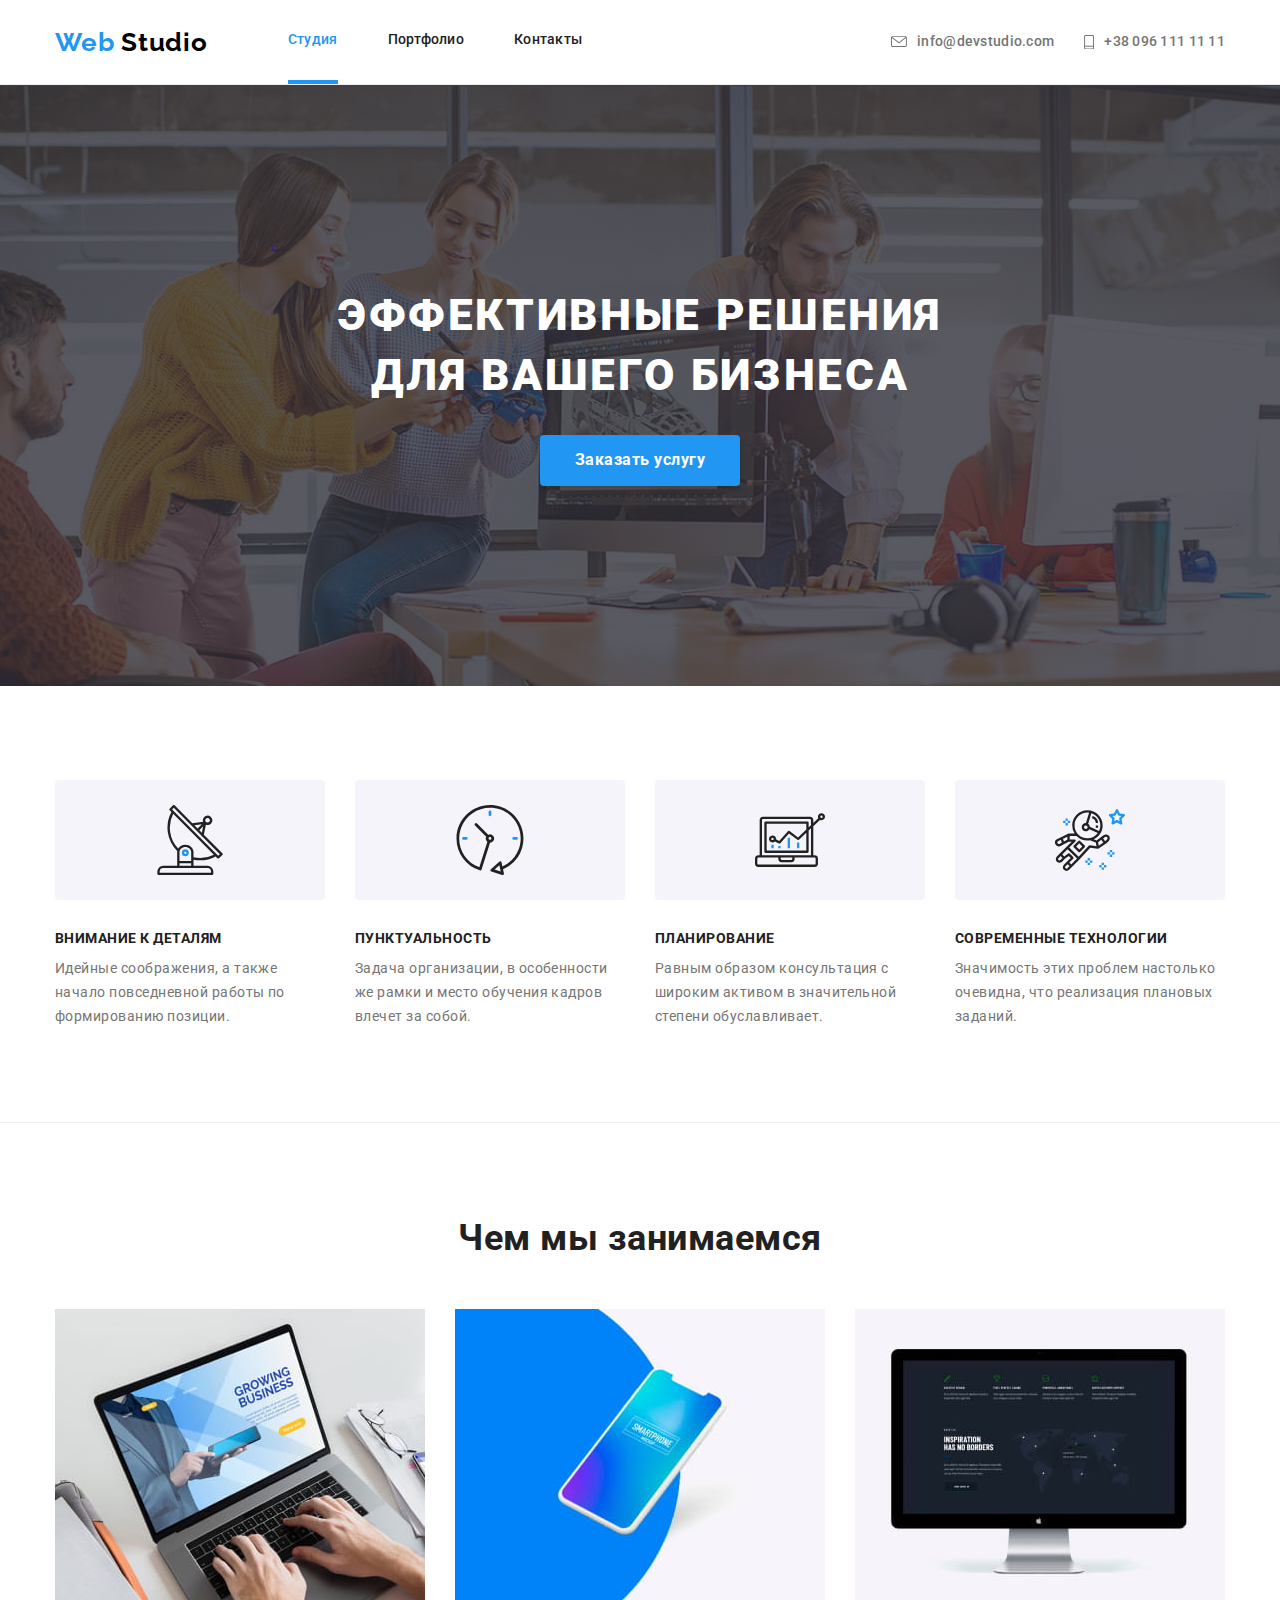
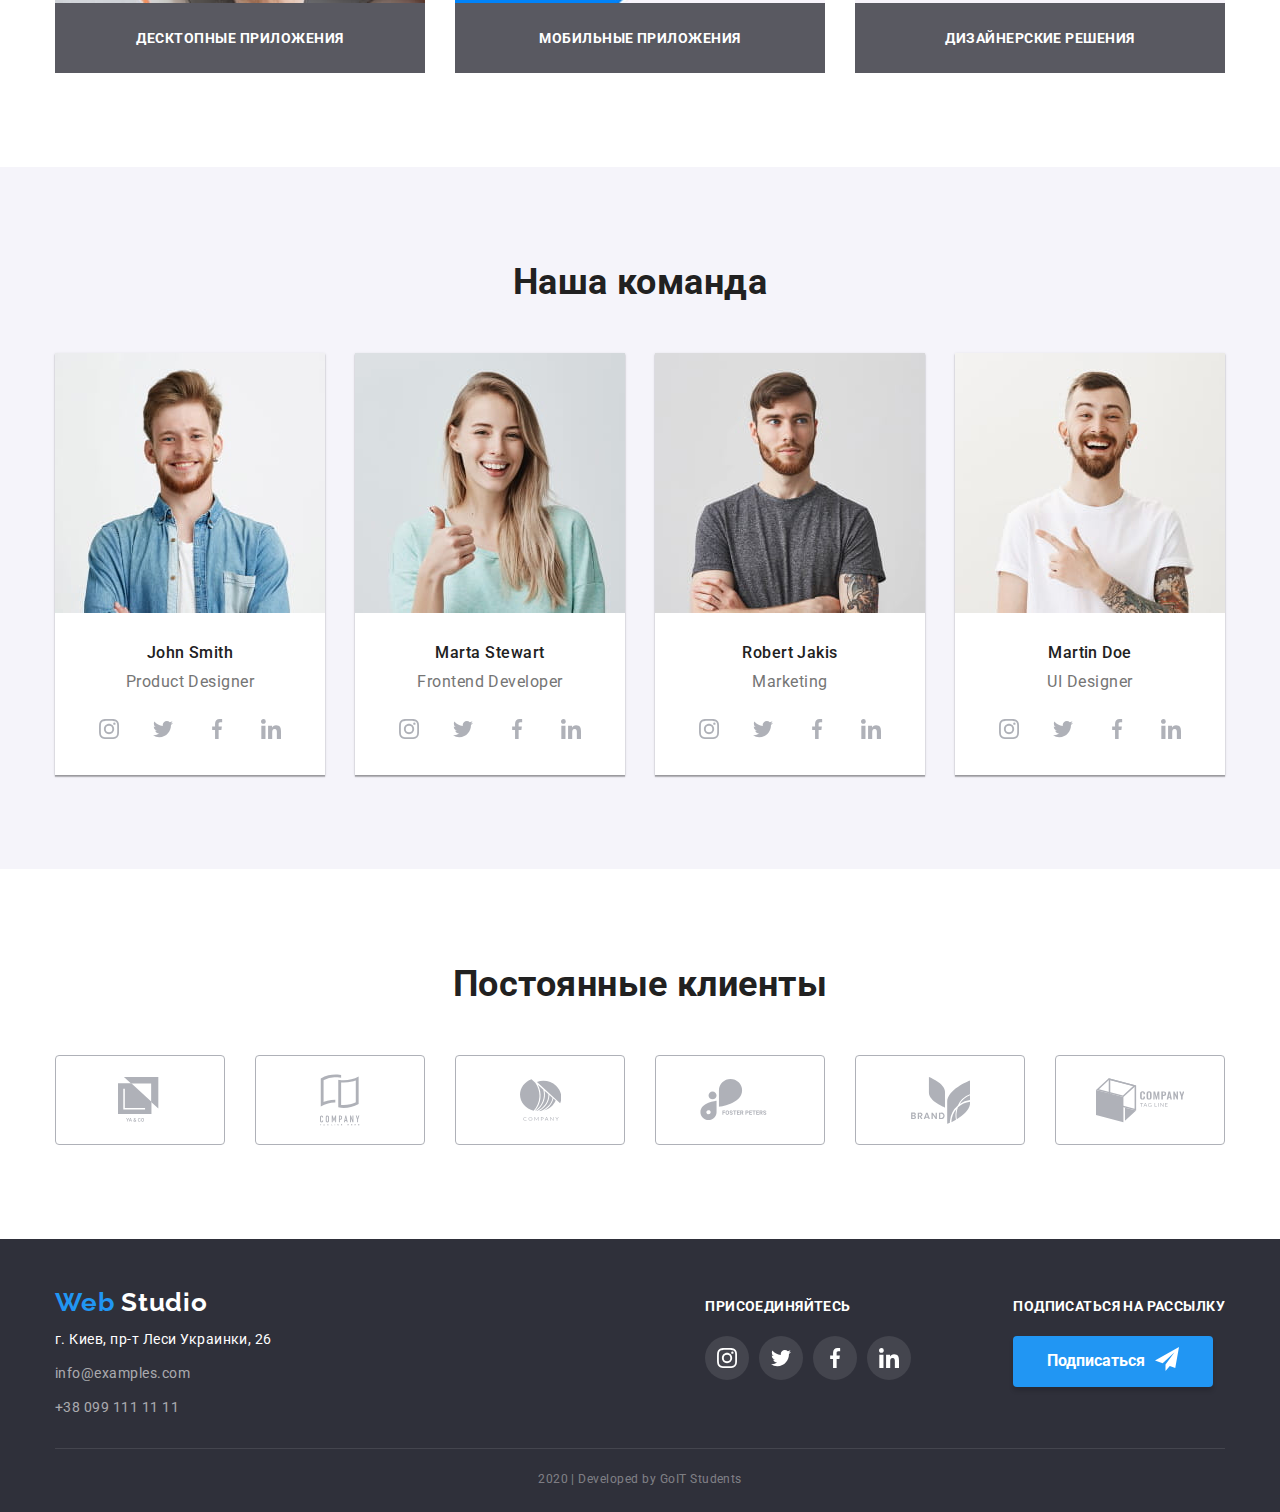
<file: index.html>
<!DOCTYPE html>
<html lang="ru">
  <head>
    <meta charset="UTF-8" />
    <meta name="viewport" content="width=device-width, initial-scale=1.0" />
    <link
      href="https://fonts.googleapis.com/css2?family=Raleway:wght@700&family=Roboto:wght@400;500;700;900&display=swap"
      rel="stylesheet"
    />
    <link
      rel="stylesheet"
      href="https://cdnjs.cloudflare.com/ajax/libs/modern-normalize/0.6.0/modern-normalize.min.css"
    />
    <link rel="stylesheet" href="./css/styles.css" />
    <title>Web Studio v.1</title>
  </head>

  <body>
    <header class="header">
      <div class="container">
        <nav class="header-nav">
          <a href="./" lang="en" class="logo"> Web <span class="logo-accent">Studio</span> </a>
          <ul class="list">
            <li><a href="./" class="nav-link current">Студия</a></li>
            <li><a href="./portfolio.html" class="nav-link">Портфолио</a></li>
            <li><a href="" class="nav-link">Контакты</a></li>
          </ul>
        </nav>
        <ul class="list contact">
          <li>
            <a href="mailto:info@devstudio.com" class="contact-item">
              <svg class="contact-icon" width="16" height="11.2">
                <use href="./images/sprite.svg#mail_icon"></use>
              </svg>
              info@devstudio.com
            </a>
          </li>
          <li>
            <a href="tel:+380961111111" class="contact-item">
              <svg class="contact-icon" width="10" height="14.94">
                <use href="./images/sprite.svg#phone_icon"></use>
              </svg>
              +38 096 111 11 11
            </a>
          </li>
        </ul>
      </div>
    </header>
    <main>
      <!-- Герой -->

      <section class="hero">
        <div class="container">
          <h1 class="hero-title">
            эффективные решения<br />
            для вашего бизнеса
          </h1>
          <a href="" class="button">Заказать услугу </a>
        </div>
      </section>

      <!-- Секция преимуществ -->
      <section class="section advantages">
        <div class="container">
          <h2 class="visually-hidden">Наши преимущества</h2>
          <ul class="list">
            <li class="advantages-item antenna-icon">
              <div class="advanages-icon">
                <svg>
                  <use href="./images/sprite.svg#antenna"></use>
                </svg>
              </div>
              <h3>Внимание к деталям</h3>
              <p>
                Идейные соображения, а также начало повседневной работы по формированию позиции.
              </p>
            </li>

            <li class="advantages-item clock-icon">
              <div class="advanages-icon">
                <svg>
                  <use href="./images/sprite.svg#clock"></use>
                </svg>
              </div>
              <h3>Пунктуальность</h3>
              <p>
                Задача организации, в особенности же рамки и место обучения кадров влечет за собой.
              </p>
            </li>

            <li class="advantages-item diagram-icon">
              <div class="advanages-icon">
                <svg>
                  <use href="./images/sprite.svg#diagram"></use>
                </svg>
              </div>
              <h3>Планирование</h3>
              <p>
                Равным образом консультация с широким активом в значительной степени обуславливает.
              </p>
            </li>

            <li class="advantages-item astronaut-icon">
              <div class="advanages-icon">
                <svg>
                  <use href="./images/sprite.svg#astronaut"></use>
                </svg>
              </div>
              <h3>Современные технологии</h3>
              <p>
                Значимость этих проблем настолько очевидна, что реализация плановых заданий.
              </p>
            </li>
          </ul>
        </div>
      </section>

      <!-- Чем мы занимаемся -->
      <section class="section services">
        <div class="container">
          <h2 class="services-title">Чем мы занимаемся</h2>
          <ul class="list">
            <li class="services-item">
              <img src="./images/desktop-app.jpg" alt="Картинка с ноутбуком" width="370" />
              <h3>Десктопные приложения</h3>
            </li>
            <li class="services-item">
              <img src="./images/mobile-app.jpg" alt="Картинка с мобильным телефоном" width="370" />
              <h3>Мобильные приложения</h3>
            </li>
            <li class="services-item">
              <img src="./images/designer-solution.jpg" alt="Картинка с компьютером" width="370" />
              <h3>Дизайнерские решения</h3>
            </li>
          </ul>
        </div>
      </section>
      <!-- Наша команда -->
      <section class="section team">
        <div class="container">
          <h2 class="team-title">Наша команда</h2>

          <ul lang="en" class="item list">
            <li class="team-item">
              <img src="./images/John-Smith.jpg" alt="Фото John Smith" width="270" />
              <h3>John Smith</h3>
              <p>Product Designer</p>
              <ul class="team-social-list list">
                <li>
                  <a href="" aria-label="Логотип Instagram" class="team inst-logo">
                    <svg class="social-icon">
                      <use href="./images/sprite.svg#instagram_icon"></use>
                    </svg>
                  </a>
                </li>
                <li>
                  <a href="" aria-label="Логотип Twitter" class="team twitter-logo">
                    <svg class="social-icon">
                      <use href="./images/sprite.svg#twitter_icon"></use>
                    </svg>
                  </a>
                </li>
                <li>
                  <a href="" aria-label="Логотип Facebook" class="team facebook-logo">
                    <svg class="social-icon">
                      <use href="./images/sprite.svg#facebook_icon"></use>
                    </svg>
                  </a>
                </li>
                <li>
                  <a href="" aria-label="Логотип Linkedin" class="team linkedin-logo">
                    <svg class="social-icon">
                      <use href="./images/sprite.svg#linkedin_icon"></use>
                    </svg>
                  </a>
                </li>
              </ul>
            </li>
            <li class="team-item">
              <img src="./images/Marta-Stewart.jpg" alt="Фото Marta Stewart" width="270" />
              <h3>Marta Stewart</h3>
              <p>Frontend Developer</p>
              <ul class="team-social-list list">
                <li>
                  <a href="" aria-label="Логотип Instagram" class="team inst-logo">
                    <svg class="social-icon">
                      <use href="./images/sprite.svg#instagram_icon"></use>
                    </svg>
                  </a>
                </li>
                <li>
                  <a href="" aria-label="Логотип Twitter" class="team twitter-logo">
                    <svg class="social-icon">
                      <use href="./images/sprite.svg#twitter_icon"></use>
                    </svg>
                  </a>
                </li>
                <li>
                  <a href="" aria-label="Логотип Facebook" class="team facebook-logo">
                    <svg class="social-icon">
                      <use href="./images/sprite.svg#facebook_icon"></use>
                    </svg>
                  </a>
                </li>
                <li>
                  <a href="" aria-label="Логотип Linkedin" class="team linkedin-logo">
                    <svg class="social-icon">
                      <use href="./images/sprite.svg#linkedin_icon"></use>
                    </svg>
                  </a>
                </li>
              </ul>
            </li>
            <li class="team-item">
              <img src="./images/Robert-Jakis.jpg" alt="Фото Robert Jakis" width="270" />
              <h3>Robert Jakis</h3>
              <p>Marketing</p>
              <ul class="team-social-list list">
                <li>
                  <a href="" aria-label="Логотип Instagram" class="team inst-logo">
                    <svg class="social-icon">
                      <use href="./images/sprite.svg#instagram_icon"></use>
                    </svg>
                  </a>
                </li>
                <li>
                  <a href="" aria-label="Логотип Twitter" class="team twitter-logo">
                    <svg class="social-icon">
                      <use href="./images/sprite.svg#twitter_icon"></use>
                    </svg>
                  </a>
                </li>
                <li>
                  <a href="" aria-label="Логотип Facebook" class="team facebook-logo">
                    <svg class="social-icon">
                      <use href="./images/sprite.svg#facebook_icon"></use>
                    </svg>
                  </a>
                </li>
                <li>
                  <a href="" aria-label="Логотип Linkedin" class="team linkedin-logo">
                    <svg class="social-icon">
                      <use href="./images/sprite.svg#linkedin_icon"></use>
                    </svg>
                  </a>
                </li>
              </ul>
            </li>
            <li class="team-item">
              <img src="./images/Martin-Doe.jpg" alt="Фото Martin Doe" width="270" />
              <h3>Martin Doe</h3>
              <p>UI Designer</p>
              <ul class="team-social-list list">
                <li>
                  <a href="" aria-label="Логотип Instagram" class="team inst-logo">
                    <svg class="social-icon">
                      <use href="./images/sprite.svg#instagram_icon"></use>
                    </svg>
                  </a>
                </li>
                <li>
                  <a href="" aria-label="Логотип Twitter" class="team twitter-logo">
                    <svg class="social-icon">
                      <use href="./images/sprite.svg#twitter_icon"></use>
                    </svg>
                  </a>
                </li>
                <li>
                  <a href="" aria-label="Логотип Facebook" class="team facebook-logo">
                    <svg class="social-icon">
                      <use href="./images/sprite.svg#facebook_icon"></use>
                    </svg>
                  </a>
                </li>
                <li>
                  <a href="" aria-label="Логотип Linkedin" class="team linkedin-logo">
                    <svg class="social-icon">
                      <use href="./images/sprite.svg#linkedin_icon"></use>
                    </svg>
                  </a>
                </li>
              </ul>
            </li>
          </ul>
        </div>
      </section>
      <!-- Постоянные клиенты -->
      <section class="section clients">
        <div class="container">
          <h2>Постоянные клиенты</h2>

          <ul class="list">
            <li class="clients_item">
              <a href="" aria-label="Клиент 1">
                <svg class="client-icon" width="44.27" height="49.23">
                  <use href="./images/sprite.svg#logo-client-1"></use>
                </svg>
              </a>
            </li>
            <li class="clients_item">
              <a href="" aria-label="Клиент 2">
                <svg class="client-icon" width="40" height="52">
                  <use href="./images/sprite.svg#logo-client-2"></use>
                </svg>
              </a>
            </li>
            <li class="clients_item">
              <a href="" aria-label="Клиент 3">
                <svg class="client-icon" width="41" height="42.6">
                  <use href="./images/sprite.svg#logo-client-3"></use>
                </svg>
              </a>
            </li>
            <li class="clients_item">
              <a href="" aria-label="Клиент 4">
                <svg class="client-icon" width="79.66" height="42.02">
                  <use href="./images/sprite.svg#logo-client-4"></use>
                </svg>
              </a>
            </li>
            <li class="clients_item">
              <a href="" aria-label="Клиент 5">
                <svg class="client-icon" width="59" height="47">
                  <use href="./images/sprite.svg#logo-client-5"></use>
                </svg>
              </a>
            </li>
            <li class="clients_item">
              <a href="" aria-label="Клиент 6">
                <svg class="client-icon" width="88.48" height="45.44">
                  <use href="./images/sprite.svg#logo-client-6"></use>
                </svg>
              </a>
            </li>
          </ul>
        </div>
      </section>
    </main>
    <footer class="footer">
      <!-- Адрес и контакты -->
      <div class="flex container">
        <!-- Адрес -->
        <div class="address">
          <a href="/" lang="en" class="logo">Web <span class="logo-accent">Studio</span></a>

          <address>
            <ul class="list">
              <li>
                <p class="footer-address">г. Киев, пр-т Леси Украинки, 26</p>
              </li>
              <li>
                <a href="mailto:info@examples.com" class="footer-mail">info@examples.com</a>
              </li>
              <li>
                <a href="tel:+380991111111" class="footer-phone">+38 099 111 11 11</a>
              </li>
            </ul>
          </address>
        </div>

        <!-- Соцсети -->
        <div class="footer-social">
          <b>присоединяйтесь</b>
          <ul class="footer-social-list list">
            <li>
              <a href="" aria-label="Ссылка на соцсеть Instagram">
                <svg class="social-icon">
                  <use href="./images/sprite.svg#instagram_icon"></use>
                </svg>
              </a>
            </li>
            <li>
              <a href="" aria-label="Ссылка на соцсеть Twitter">
                <svg class="social-icon">
                  <use href="./images/sprite.svg#twitter_icon"></use>
                </svg>
              </a>
            </li>
            <li>
              <a href="" aria-label="Ссылка на соцсеть Facebook">
                <svg class="social-icon">
                  <use href="./images/sprite.svg#facebook_icon"></use>
                </svg>
              </a>
            </li>
            <li>
              <a href="" aria-label="Ссылка на соцсеть Linkedin">
                <svg class="social-icon">
                  <use href="./images/sprite.svg#linkedin_icon"></use>
                </svg>
              </a>
            </li>
          </ul>
        </div>

        <!-- подписка -->
        <div class="subscribe">
          <b>подписаться на рассылку</b>
          <button class="button subscribe">Подписаться</button>
        </div>
      </div>
      <!-- Копирайт -->
      <div class="container">
        <p lang="en" class="copyright">2020 | Developed by GoIT Students</p>
      </div>
    </footer>
  </body>
</html>
</file>
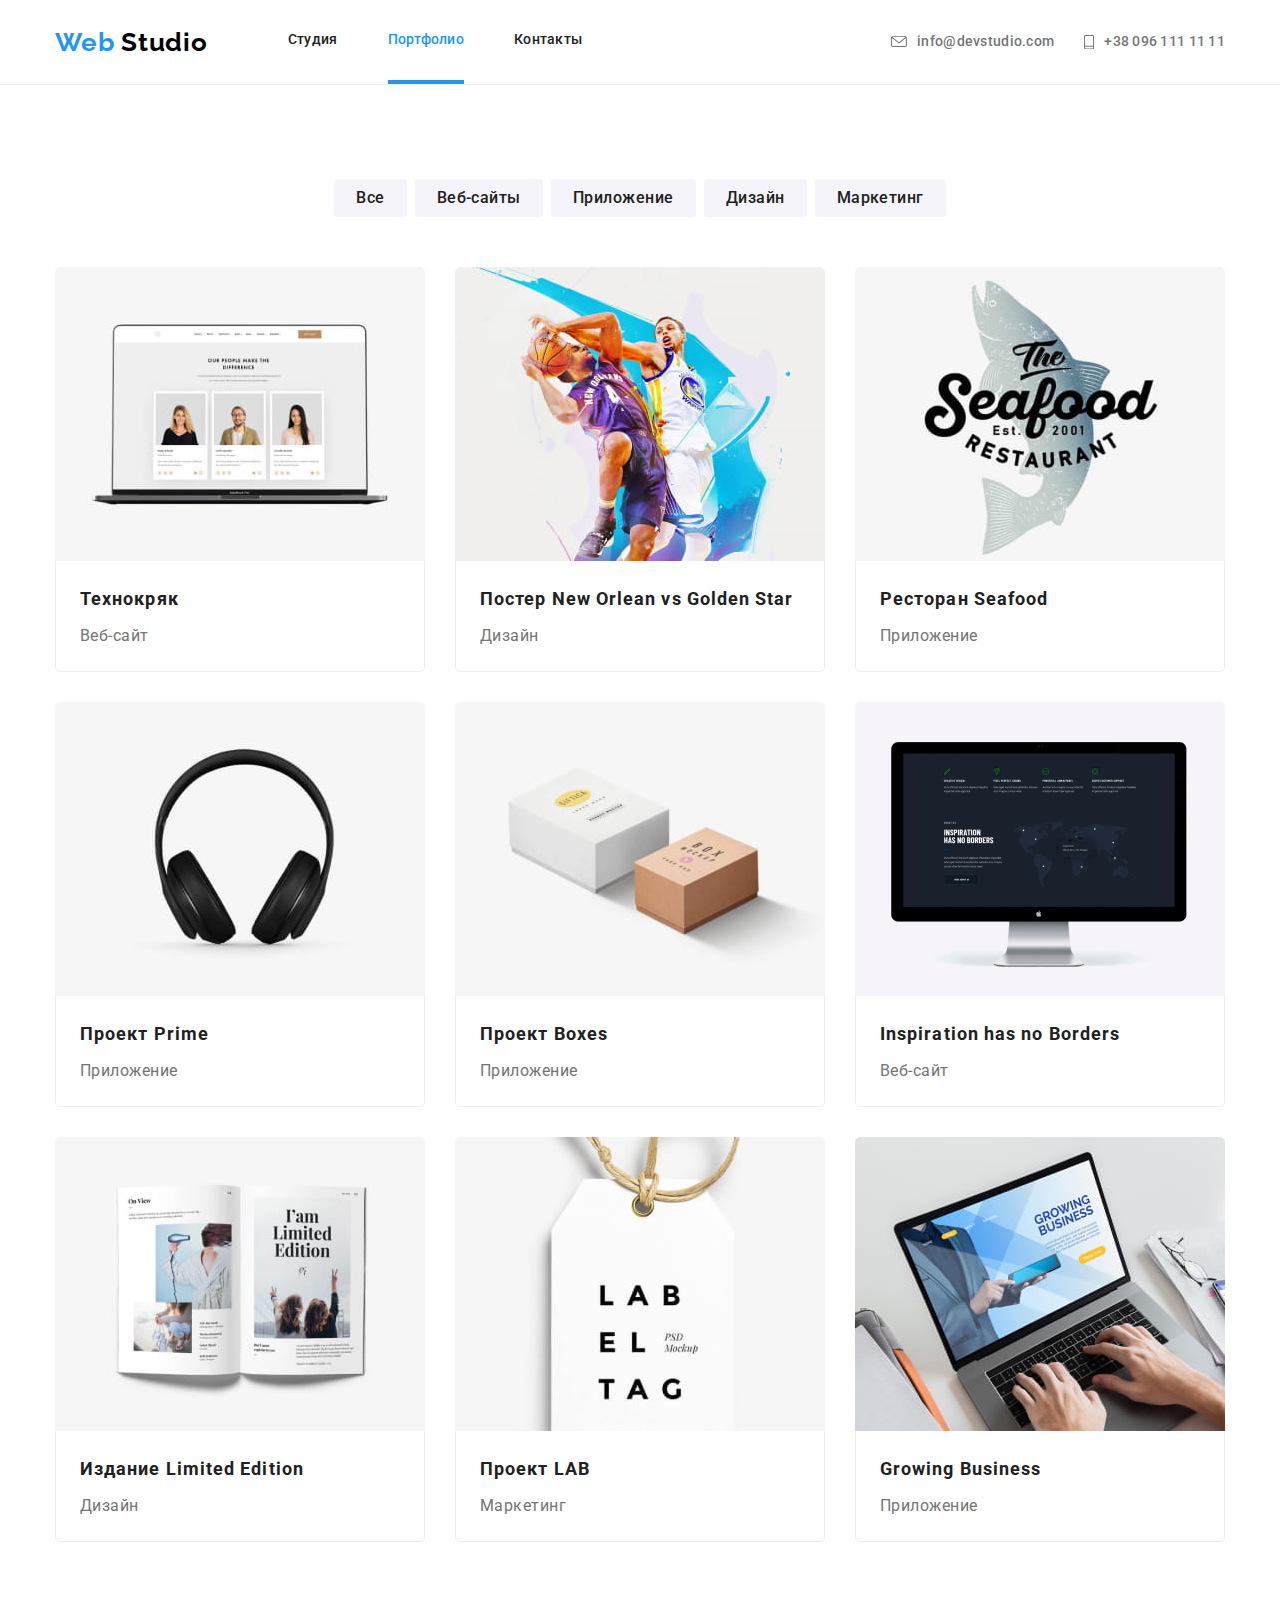
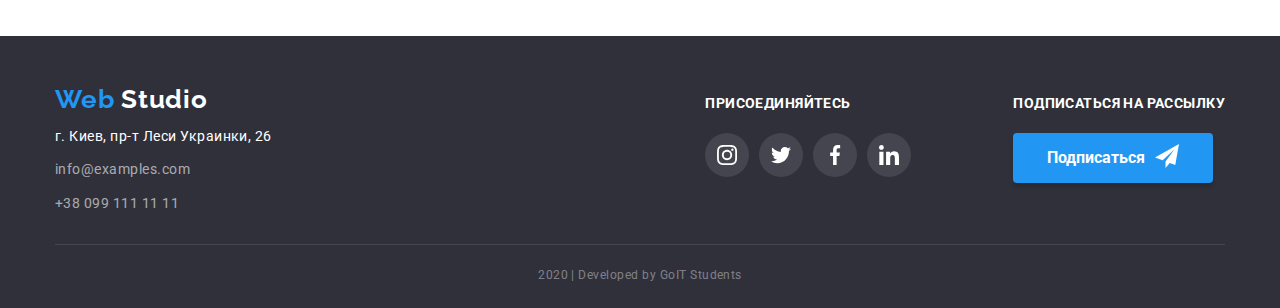
<file: portfolio.html>
<!DOCTYPE html>
<html lang="ru">
  <!-- section>(ul>li*5.filter-item>button[type="button"]{Текст кнопки})+(ul>li*9>a.element>img+h2{название_работы}+p{тип_работы}+p{описание_работы}) -->
  <head>
    <meta charset="UTF-8" />
    <meta name="viewport" content="width=device-width, initial-scale=1.0" />
    <link
      href="https://fonts.googleapis.com/css2?family=Raleway:wght@700&family=Roboto:wght@400;500;700;900&display=swap"
      rel="stylesheet"
    />
    <link
      rel="stylesheet"
      href="https://cdnjs.cloudflare.com/ajax/libs/modern-normalize/0.6.0/modern-normalize.min.css"
    />
    <link rel="stylesheet" href="./css/styles.css" />
    <title>Web Studio v.1</title>
  </head>

  <body>
    <header class="header">
      <div class="container">
        <nav class="header-nav">
          <a href="./" lang="en" class="logo"> Web <span class="logo-accent">Studio</span> </a>
          <ul class="list">
            <li><a href="./" class="nav-link">Студия</a></li>
            <li><a href="./portfolio.html" class="nav-link current">Портфолио</a></li>
            <li><a href="" class="nav-link">Контакты</a></li>
          </ul>
        </nav>
        <ul class="list contact">
          <li>
            <a href="mailto:info@devstudio.com" class="contact-item">
              <svg class="contact-icon" width="16" height="11.2">
                <use href="./images/sprite.svg#mail_icon"></use>
              </svg>
              info@devstudio.com
            </a>
          </li>
          <li>
            <a href="tel:+380961111111" class="contact-item">
              <svg class="contact-icon" width="10" height="14.94">
                <use href="./images/sprite.svg#phone_icon"></use>
              </svg>
              +38 096 111 11 11
            </a>
          </li>
        </ul>
      </div>
    </header>
    <main>
      <section class="section portfolio">
        <div class="container">
          <!-- Кнопки фильтра -->
          <h1 class="visually-hidden">Наши работы</h1>
          <ul class="filter list">
            <li class="filter-item"><button type="button">Все</button></li>
            <li class="filter-item"><button type="button">Веб-сайты</button></li>
            <li class="filter-item"><button type="button">Приложение</button></li>
            <li class="filter-item"><button type="button">Дизайн</button></li>
            <li class="filter-item"><button type="button">Маркетинг</button></li>
          </ul>

          <!-- Сетка работ -->
          <ul class="examples list">
            <li>
              <a href="" class="element">
                <img
                  src="./images/portfolio/1.jpg"
                  alt="Экран ноутбука"
                  width="370"
                  height="294"
                  class="element-img"
                />
                <div class="element-content">
                  <h2 class="element-title">Технокряк</h2>
                  <p class="element-type">Веб-сайт</p>
                  <!-- <p class="element-disc">
                    Lorem ipsum dolor sit amet, consectetur adipisicing elit. Quae, adipisci quas. Rem sapiente asperiores
                    voluptates dolores voluptate officiis molestiae animi?
                  </p> -->
                </div>
              </a>
            </li>
            <li>
              <a href="" class="element">
                <img
                  src="./images/portfolio/2.jpg"
                  alt="Два баскетболиста играют"
                  width="370"
                  height="294"
                  class="element-img"
                />

                <div class="element-content">
                  <h2 class="element-title">Постер New Orlean vs Golden Star</h2>
                  <p class="element-type">Дизайн</p>
                  <!-- <p class="element-disc">
                    Lorem ipsum dolor sit amet, consectetur adipisicing elit. Quae, adipisci quas. Rem sapiente asperiores
                    voluptates dolores voluptate officiis molestiae animi?
                  </p> -->
                </div>
              </a>
            </li>
            <li>
              <a href="" class="element">
                <img
                  src="./images/portfolio/3.jpg"
                  alt="Логотип рыбного ресторана"
                  width="370"
                  height="294"
                  class="element-img"
                />

                <div class="element-content">
                  <h2 class="element-title">Ресторан Seafood</h2>
                  <p class="element-type">Приложение</p>
                  <!-- <p class="element-disc">
                    Lorem ipsum dolor sit amet, consectetur adipisicing elit. Quae, adipisci quas. Rem sapiente asperiores
                    voluptates dolores voluptate officiis molestiae animi?
                  </p> -->
                </div>
              </a>
            </li>
            <li>
              <a href="" class="element">
                <img
                  src="./images/portfolio/4.jpg"
                  alt="Наушники"
                  width="370"
                  height="294"
                  class="element-img"
                />
                <div class="element-content">
                  <h2 class="element-title">Проект Prime</h2>
                  <p class="element-type">Приложение</p>
                  <!-- <p class="element-disc">
                    Lorem ipsum dolor sit amet, consectetur adipisicing elit. Quae, adipisci quas. Rem sapiente asperiores
                    voluptates dolores voluptate officiis molestiae animi?
                  </p> -->
                </div>
              </a>
            </li>
            <li>
              <a href="" class="element">
                <img
                  src="./images/portfolio/5.jpg"
                  alt="Две коробки"
                  width="370"
                  height="294"
                  class="element-img"
                />
                <div class="element-content">
                  <h2 class="element-title">Проект Boxes</h2>
                  <p class="element-type">Приложение</p>
                  <!-- <p class="element-disc">
                    Lorem ipsum dolor sit amet, consectetur adipisicing elit. Quae, adipisci quas. Rem sapiente asperiores
                    voluptates dolores voluptate officiis molestiae animi?
                  </p> -->
                </div>
              </a>
            </li>
            <li>
              <a href="" class="element">
                <img
                  src="./images/portfolio/6.jpg"
                  alt="Монитор"
                  width="370"
                  height="294"
                  class="element-img"
                />

                <div class="element-content">
                  <h2 class="element-title">Inspiration has no Borders</h2>
                  <p class="element-type">Веб-сайт</p>
                  <!-- <p class="element-disc">
                    Lorem ipsum dolor sit amet, consectetur adipisicing elit. Quae, adipisci quas. Rem sapiente asperiores
                    voluptates dolores voluptate officiis molestiae animi?
                  </p> -->
                </div>
              </a>
            </li>
            <li>
              <a href="" class="element">
                <img
                  src="./images/portfolio/7.jpg"
                  alt="Открытая книга"
                  width="370"
                  height="294"
                  class="element-img"
                />

                <div class="element-content">
                  <h2 class="element-title">Издание Limited Edition</h2>
                  <p class="element-type">Дизайн</p>
                  <!-- <p class="element-disc">
                    Lorem ipsum dolor sit amet, consectetur adipisicing elit. Quae, adipisci quas. Rem sapiente asperiores
                    voluptates dolores voluptate officiis molestiae animi?
                  </p> -->
                </div>
              </a>
            </li>
            <li>
              <a href="" class="element">
                <img
                  src="./images/portfolio/8.jpg"
                  alt="Этикетка"
                  width="370"
                  height="294"
                  class="element-img"
                />
                <div class="element-content">
                  <h2 class="element-title">Проект LAB</h2>
                  <p class="element-type">Маркетинг</p>
                  <!-- <p class="element-disc">
                    Lorem ipsum dolor sit amet, consectetur adipisicing elit. Quae, adipisci quas. Rem sapiente asperiores
                    voluptates dolores voluptate officiis molestiae animi?
                  </p> -->
                </div>
              </a>
            </li>
            <li>
              <a href="" class="element">
                <img
                  src="./images/portfolio/9.jpg"
                  alt="Человек работает на ноутбуке"
                  width="370"
                  height="294"
                  class="element-img"
                />
                <div class="element-content">
                  <h2 class="element-title">Growing Business</h2>
                  <p class="element-type">Приложение</p>
                  <!-- <p class="element-disc">
                    Lorem ipsum dolor sit amet, consectetur adipisicing elit. Quae, adipisci quas. Rem sapiente asperiores
                    voluptates dolores voluptate officiis molestiae animi?
                  </p> -->
                </div>
              </a>
            </li>
          </ul>
        </div>
      </section>
    </main>

    <!-- footer    -->
    <footer class="footer">
      <!-- Адрес и контакты -->
      <div class="flex container">
        <!-- Адрес -->
        <div class="address">
          <a href="/" lang="en" class="logo">Web <span class="logo-accent">Studio</span></a>

          <address>
            <ul class="list">
              <li>
                <p class="footer-address">г. Киев, пр-т Леси Украинки, 26</p>
              </li>
              <li>
                <a href="mailto:info@examples.com" class="footer-mail">info@examples.com</a>
              </li>
              <li>
                <a href="tel:+380991111111" class="footer-phone">+38 099 111 11 11</a>
              </li>
            </ul>
          </address>
        </div>

        <!-- Соцсети -->
        <div class="footer-social">
          <b>присоединяйтесь</b>
          <ul class="footer-social-list list">
            <li>
              <a href="" aria-label="Ссылка на соцсеть Instagram">
                <svg class="social-icon">
                  <use href="./images/sprite.svg#instagram_icon"></use>
                </svg>
              </a>
            </li>
            <li>
              <a href="" aria-label="Ссылка на соцсеть Twitter">
                <svg class="social-icon">
                  <use href="./images/sprite.svg#twitter_icon"></use>
                </svg>
              </a>
            </li>
            <li>
              <a href="" aria-label="Ссылка на соцсеть Facebook">
                <svg class="social-icon">
                  <use href="./images/sprite.svg#facebook_icon"></use>
                </svg>
              </a>
            </li>
            <li>
              <a href="" aria-label="Ссылка на соцсеть Linkedin">
                <svg class="social-icon">
                  <use href="./images/sprite.svg#linkedin_icon"></use>
                </svg>
              </a>
            </li>
          </ul>
        </div>

        <!-- подписка -->
        <div class="subscribe">
          <b>подписаться на рассылку</b>
          <button class="button subscribe">Подписаться</button>
        </div>
      </div>
      <!-- Копирайт -->
      <div class="container">
        <p lang="en" class="copyright">2020 | Developed by GoIT Students</p>
      </div>
    </footer>
  </body>
</html>
</file>
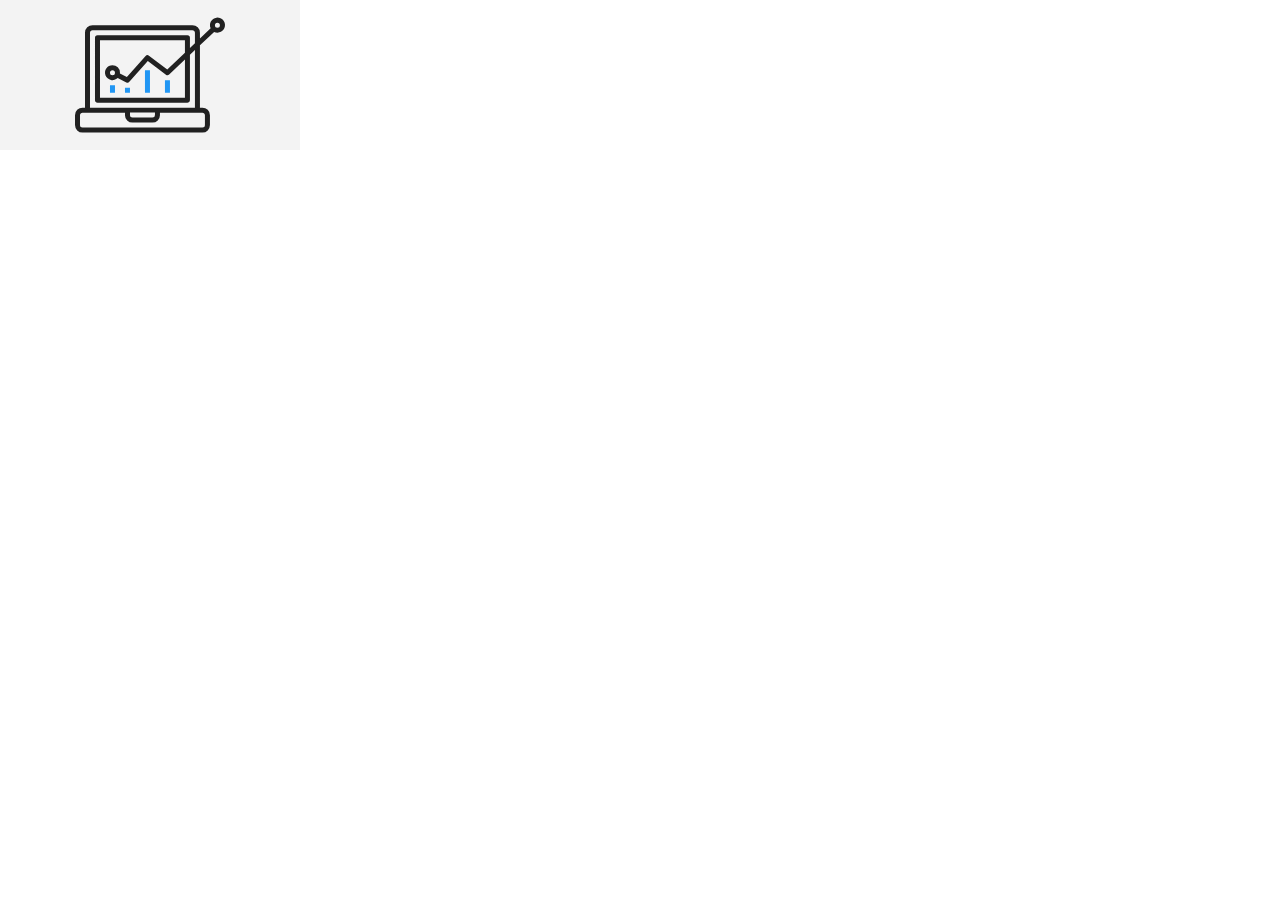
<file: test.html>
<!DOCTYPE html>
<html lang="en">
  <head>
    <meta charset="UTF-8" />
    <meta name="viewport" content="width=device-width, initial-scale=1.0" />
    <link
      rel="stylesheet"
      href="https://cdnjs.cloudflare.com/ajax/libs/modern-normalize/0.6.0/modern-normalize.min.css"
    />

    <link rel="stylesheet" href="./css/test.css" />
    <title>Document</title>
  </head>
  <body>
    <svg class="advanages-icon-block">
      <use href="./images/sprite.svg#diagram" class="advanages-icon"></use>
    </svg>
  </body>
</html>
</file>
<file: css/styles.css>
/*
cиний #2196F3
белый #ffffff
черный #000000
темно-серый #212121
светло-серый #757575

вторичный цвет фона секций #F5F4FA
цвет фона футера #2F303A
*/

:root {
  --primery-text-color: #757575;
  --accent-color: #2196f3;
  --light-color: #ffffff;
  --dark-color: #212121;
}

body {
  background-color: #ffffff;
  font-family: 'Roboto', sans-serif;
  color: var(--primery-text-color);
  letter-spacing: 0.03em;
}

h1,
h2,
h3,
h4,
h5,
h6 {
  color: var(--dark-color);
}

.visually-hidden {
  position: absolute;
  width: 1px;
  height: 1px;
  margin: -1px;
  border: 0;
  padding: 0;
  clip: rect(0 0 0 0);
  overflow: hidden;
}

img {
  display: block;
  max-width: 100%;
  height: auto;
}

.container {
  width: 1200px;
  padding-right: 15px;
  padding-left: 15px;
  margin-left: auto;
  margin-right: auto;
}

.list {
  /* убирем точки в списках, где это необходимо */
  list-style: none;
  margin: 0;
  padding: 0;
}

.button {
  min-width: 200px;
  display: inline-block;
  padding: 10px 0px;

  font-size: 16px;
  line-height: 1.8;
  font-family: inherit;
  color: var(--light-color);
  text-decoration: none;
  text-align: center;
  cursor: pointer;
  font-weight: 700;

  border-radius: 4px;
  box-shadow: 0px 4px 4px rgba(0, 0, 0, 0.15);
  border: 1px solid transparent;
  background-color: var(--accent-color);
}

.button:hover,
.button:focus {
  background-color: #188ce8;
}

.logo {
  display: block;
  font-family: 'Raleway', sans-serif;
  font-weight: 700;
  text-decoration: none;
  font-size: 26px;
  line-height: 1.19;
  letter-spacing: 0.03em;
  color: var(--accent-color);
}

.section {
  padding-top: 94px;
  padding-bottom: 94px;
}

.section.no-padding {
  padding-top: 0px;
  padding-bottom: 0;
}

.section.no-padding-top {
  padding-top: 0px;
}

/* header */

.header {
  border-bottom: 1px solid #ececec;
}

.header .container {
  display: flex;
  align-items: center;
}

.header .logo-accent {
  color: #000000;
}

.header .logo {
  /* padding-top: 0px;
  padding-bottom: 0px; */
  margin-right: 80px;
}

/* nav-header */

.header-nav {
  display: flex;
  align-items: center;
}

.header-nav li + li {
  margin-left: 50px;
}

.header-nav > ul {
  display: flex;
}

.header-nav .nav-link {
  display: block;
  padding-top: 32px;
  padding-bottom: 32px;
  color: #212121;
  text-decoration: none;
  font-weight: 500;
  font-size: 14px;
  line-height: 1.14;
  letter-spacing: 0.02em;
}

.header-nav .nav-link.current {
  border-bottom: 4px solid var(--accent-color);
}

.nav-link.current {
  color: var(--accent-color);
}

.header-nav .nav-link:hover,
.header-nav .nav-link:focus {
  color: var(--accent-color);
}

/* contact header */
.header .contact {
  display: flex;
  margin-left: auto;
}

.contact-item {
  display: flex;
  align-items: center;
  color: var(--primery-text-color);
  text-decoration: none;
  font-weight: 500;
  font-size: 14px;
  line-height: 1.14;
  letter-spacing: 0.02em;
}

.contact-icon {
  margin-right: 10px;
  fill: currentColor;
}

.header .contact li:not(:last-child) {
  margin-right: 30px;
}

.contact-item:hover,
.contact-item:focus {
  color: var(--accent-color);
  text-decoration: none;
}

/* hero */
.hero {
  max-width: 1600px;
  margin-left: auto;
  margin-right: auto;
  background-image: linear-gradient(rgba(47, 48, 58, 0.8), rgba(47, 48, 58, 0.8)),
    url(../images/hero.jpg);
  background-color: #757575;

  background-repeat: no-repeat;
  background-position: center;
}
.hero .container {
  text-align: center;
  padding-top: 200px;
  padding-bottom: 200px;
}

.hero-title {
  color: var(--light-color);
  font-weight: 900;
  font-size: 44px;
  line-height: 1.37;
  letter-spacing: 0.06em;
  text-transform: uppercase;
  margin-top: 0px;
  margin-bottom: 30px;
}

/* advantages - преимущества */

.section.advantages {
  border-bottom: 1px solid #ececec;
}

.advantages .container {
}

.advantages ul {
  display: flex;
  justify-content: space-between;
}

.advantages-title {
  /* скрытый заголовк */
  margin-top: 0;
  margin-bottom: 0;
}

.advantages-item {
  width: 270px;
}

.advantages-item h3 {
  font-size: 14px;
  line-height: 16px;
  text-transform: uppercase;
  margin-top: 0;
  margin-bottom: 10px;
}

.advantages-item p {
  font-size: 14px;
  line-height: 24px;
  margin-top: 0;
  margin-bottom: 0;
  /* or 171% */
}

.advanages-icon {
  display: flex;
  justify-content: center;
  align-items: center;
  background-color: #f5f4fa;
  width: 270px;
  height: 120px;
  margin-bottom: 30px;
  border-radius: 4px;
}

.advanages-icon svg {
  width: 70px;
  height: 70px;
}

/* services */
.services {
  /* background-color: #757575; */
}

.services-item {
  width: 370px;
}

.services-item img {
  display: block;
}

.services ul {
  display: flex;
  justify-content: space-between;
}

.services-title {
  font-size: 36px;
  line-height: 42px;
  text-align: center;
  margin-top: 0;
  margin-bottom: 50px;
}

.services-item h3 {
  margin-top: 0;
  margin-bottom: 0;
  padding-top: 27px;
  padding-bottom: 27px;

  background: rgba(47, 48, 58, 0.8);

  font-size: 14px;
  line-height: 16px;
  text-align: center;

  color: var(--light-color);
  text-transform: uppercase;
}

/* team */
.team .item {
  display: flex;
  justify-content: space-between;
}

.section.team {
  background-color: #f5f4fa;
}

.team-list {
  width: 278px;
}

.team-title {
  font-size: 36px;
  line-height: 42px;
  text-align: center;
  margin-top: 0;
  margin-bottom: 0;
  padding-bottom: 50px;
}

.team-item {
  width: 270px;
  background: #ffffff;
  box-shadow: 0px 2px 1px rgba(0, 0, 0, 0.2), 0px 1px 1px rgba(0, 0, 0, 0.14),
    0px 1px 3px rgba(0, 0, 0, 0.12);

  padding-bottom: 24px;
}

.team-item h3 {
  /* name */
  font-weight: 500;
  font-size: 16px;
  line-height: 19px;
  /* identical to box height */
  text-align: center;
  margin-top: 0;
  margin-bottom: 10px;
}

.team-item img {
  margin-bottom: 30px;
}

.team-item p {
  /* position */
  font-size: 16px;
  line-height: 19px;
  /* identical to box height */
  text-align: center;
  margin-top: 0;
  margin-bottom: 16px;
}

.team-social-list {
  display: flex;
  justify-content: center;
}

.team-item a {
  display: flex;
  justify-content: center;
  align-items: center;
  width: 44px;
  height: 44px;
  border-radius: 50%;
  color: #afb1b8;
  /* padding: 12px; */
}

.team-item .social-icon {
  text-decoration: none;
  width: 20px;
  height: 20px;
  fill: currentColor;
}

.team-social-list li:not(:last-child) {
  margin-right: 10px;
}

.team-item a:hover,
.team-item a:focus {
  color: var(--light-color);
  background-color: var(--accent-color);
}

/* Клиенты */

.clients_item a {
  color: #afb1b8;
  display: flex;
  justify-content: center;
  align-items: center;
  width: 170px;
  height: 90px;
  border: 1px solid currentColor;
  border-radius: 4px;
}

.clients_item a:hover {
  color: var(--accent-color);
}

.client-icon {
  fill: currentColor;
}

.clients ul {
  display: flex;
  justify-content: space-between;
}

.clients h2 {
  font-weight: 700;
  font-size: 36px;
  line-height: 42px;
  text-align: center;
  margin-top: 0;
  margin-bottom: 50px;
}

/* footer */
.footer {
  background-color: #2f303a;
  padding-top: 48px;
}

.flex.container {
  display: flex;
  align-items: baseline;
}

.footer .logo {
  margin-bottom: 10px;
}

.footer .logo-accent {
  color: #ffffff;
}

/* блок div с адресом и контактами */
.footer .address {
  margin-right: auto;
}

.footer .address li:not(:last-child) {
  margin-bottom: 10px;
}

.footer address {
  /* весь блок адреса */
  font-style: normal;
}

.footer-address {
  /* город, улица, дом */
  font-size: 14px;
  line-height: 1.71;
  color: #ffffff;
  margin: 0;
}

.footer-mail,
.footer-phone {
  display: inline-block;
  font-size: 14px;
  line-height: 1.71;
  color: rgba(255, 255, 255, 0.6);
  text-decoration: none;
  margin: 0;
}

/* Социальные сети */
.footer-social {
  margin-right: 102px;
}

.footer-social-list {
  display: flex;
}

.footer .social-icon {
  text-decoration: none;
  width: 20px;
  height: 20px;
  fill: currentColor;
}

.footer-social-list li:not(:last-child) {
  margin-right: 10px;
}

.footer-social-list a {
  display: flex;
  justify-content: center;
  align-items: center;
  width: 44px;
  height: 44px;
  border-radius: 50%;
  color: var(--light-color);
  background-color: rgba(255, 255, 255, 0.1);
  text-decoration: none;
}

.footer-social-list a:hover,
.footer-social-list a:focus {
  color: var(--light-color);
  background-color: var(--accent-color);
  text-decoration: none;
}

/* Форма подписки */
.button.subscribe {
  display: flex;
  justify-content: center;
}

.button.subscribe::after {
  content: '';
  background-image: url(../images/icon-send.svg);
  width: 24px;
  height: 24px;
  background-repeat: no-repeat;
  margin-left: 10px;
}

.footer-social b,
.subscribe b {
  display: block;
  margin-bottom: 21px;
  color: #ffffff;
  text-transform: uppercase;
  font-size: 14px;
  line-height: 1.14;
  letter-spacing: 0.03em;
}

/* Копирайт */

.copyright {
  margin-top: 28px;
  margin-bottom: 0;
  padding-top: 18px;
  padding-bottom: 21px;
  border-top: 1px solid rgba(255, 255, 255, 0.1);

  font-size: 12px;
  line-height: 2;
  text-align: center;
  color: rgba(255, 255, 255, 0.4);
}

/* portfolio */

section.portfolio {
}

/* filter */

/* Кнопки фильтра */

.portfolio .filter {
  display: flex;
  margin-left: auto;
  margin-right: auto;
  justify-content: center;
}

.portfolio .filter-item:not(:last-child) {
  margin-right: 8px;
  margin-bottom: 50px;
}

.filter-item button {
  font-family: inherit;
  color: var(--dark-color);
  background: #f5f4fa;
  border-radius: 4px;
  font-weight: 500;
  font-size: 16px;
  line-height: 1.62;
  text-align: center;
  letter-spacing: 0.03em;
  padding: 6px 22px;
  border-style: none;
  cursor: pointer;
}

.filter-item button:hover,
.filter-item button:focus {
  color: var(--light-color);
  background-color: var(--accent-color);
  box-shadow: 0px 2px 2px rgba(0, 0, 0, 0.12), 0px 1px 2px rgba(0, 0, 0, 0.08),
    0px 3px 1px rgba(0, 0, 0, 0.1);
}

/* Сетка примеров работ */

/* Формирование сетки */
.portfolio .examples {
  display: flex;
  flex-wrap: wrap;
}

.examples > li {
  background: #ffffff;
  width: 370px;
  border-top-left-radius: 5px;
  border-top-right-radius: 5px;
  overflow: hidden;
}

.examples > li:not(:nth-child(3n)) {
  margin-right: 30px;
}

.examples > li:not(:nth-last-child(-n + 3)) {
  margin-bottom: 30px;
}

.examples li:hover {
  box-shadow: 1px 4px 6px rgba(0, 0, 0, 0.16), 0px 4px 4px rgba(0, 0, 0, 0.06),
    0px 1px 1px rgba(0, 0, 0, 0.12);
}

/* формирование карточки */

.element {
  display: block;
  text-decoration: none;
}

.element-img {
  display: block;
}

.element-content {
  padding: 20px 24px;
  border-right: 1px solid #eeeeee;
  border-left: 1px solid #eeeeee;
  border-bottom: 1px solid #eeeeee;
  border-bottom-left-radius: 5px;
  border-bottom-right-radius: 5px;
}

.element-title {
  margin: 0;
  margin-bottom: 4px;

  font-size: 18px;
  line-height: 2;
  letter-spacing: 0.06em;
  font-weight: 700;
}

.element-type {
  margin: 0;

  color: var(--primery-text-color);
  font-size: 16px;
  line-height: 1.87;

  /* identical to box height, or 187% */
}

.element-disc {
  margin: 0;

  background-color: var(--accent-color);

  color: #ffffff;
  font-size: 18px;
  line-height: 1.56;
  letter-spacing: 0.03em;
}
</file>
<file: css/test.css>
.advanages-icon-block {
  background-color: #f3f3f3;
}

.advanages-icon {
  width: 70px;
  height: 70px;
}
</file>
